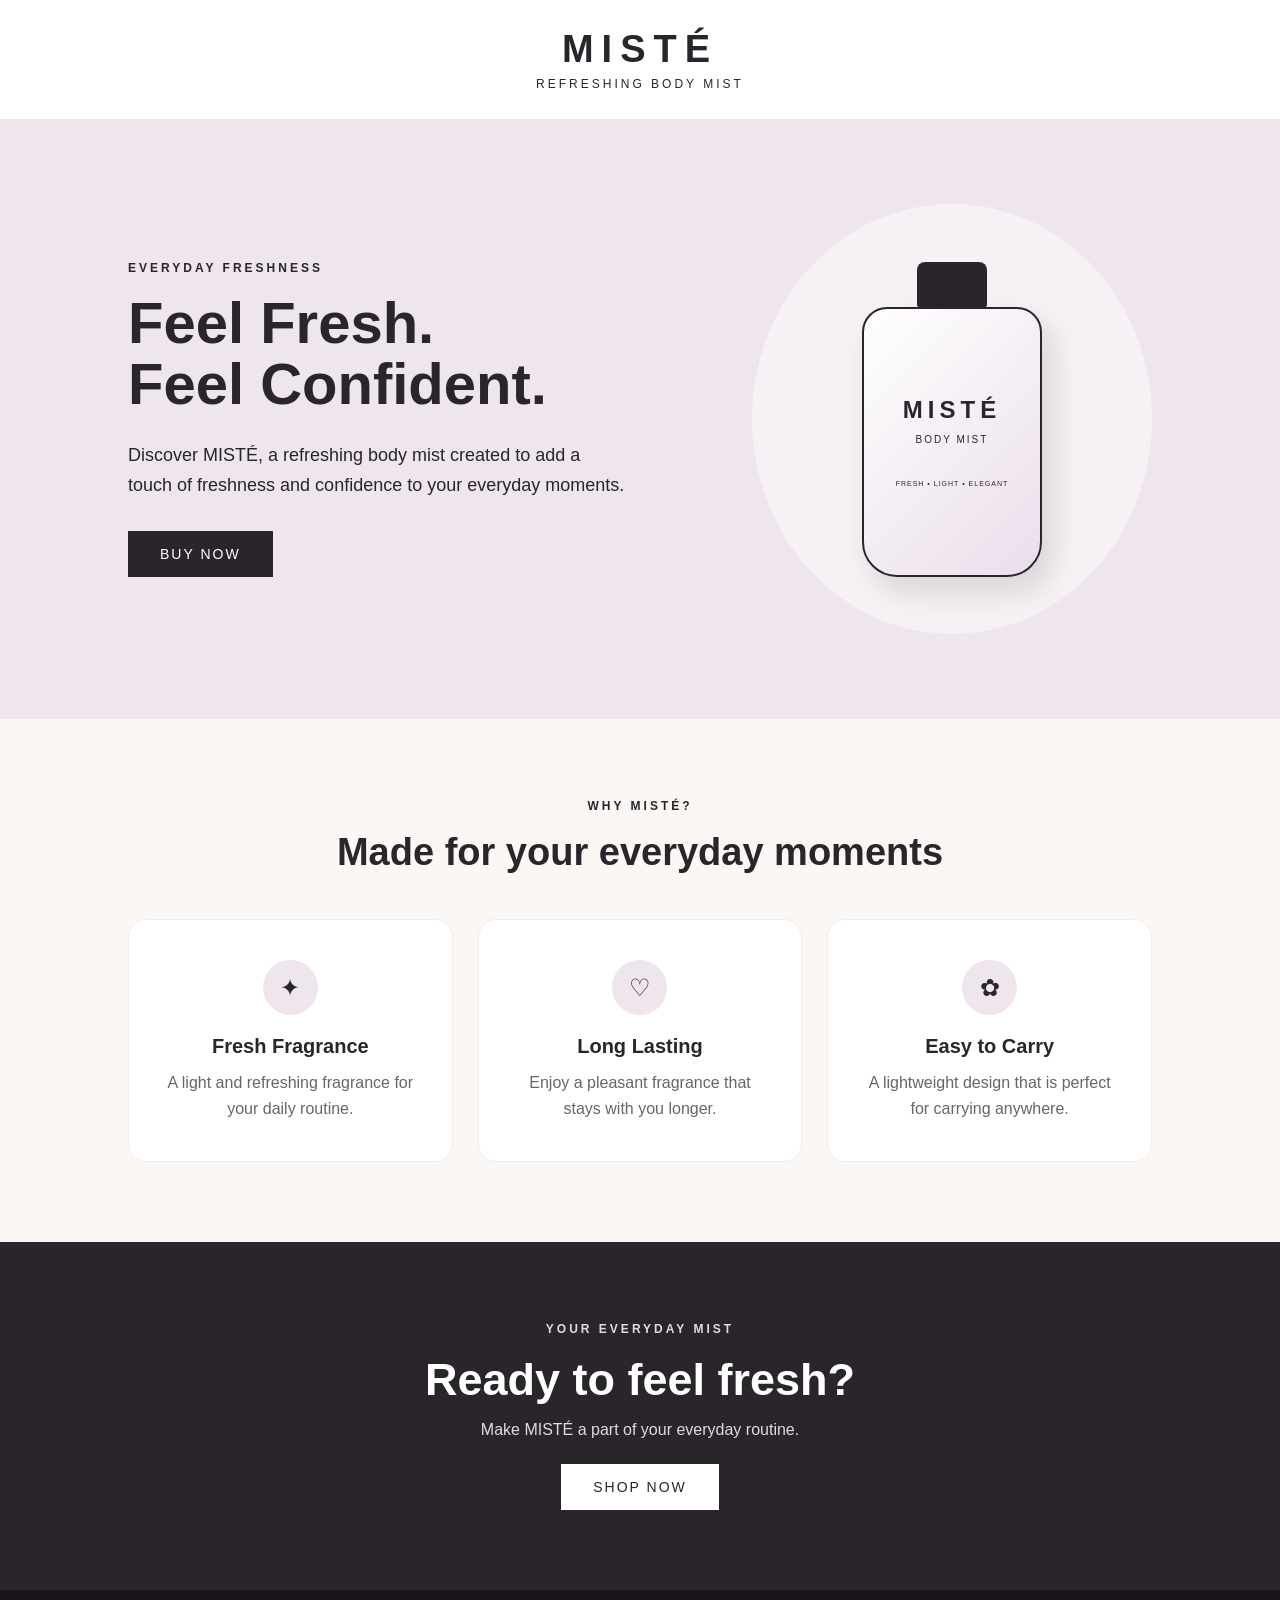
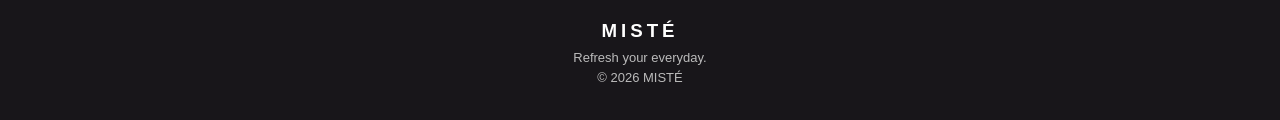
<file: index.html>
<!DOCTYPE html>
<html lang="en">
<head>
    <meta charset="UTF-8">
    <meta name="viewport" content="width=device-width, initial-scale=1.0">
    <title>MISTÉ | Body Mist</title>
    <link rel="stylesheet" href="style.css">
</head>

<body>

    <header>
        <h1>MISTÉ</h1>
        <p>REFRESHING BODY MIST</p>
    </header>

    <!-- Product Introduction -->
    <section class="hero">

        <div class="hero-text">
            <p class="small-title">EVERYDAY FRESHNESS</p>

            <h2>
                Feel Fresh.<br>
                Feel Confident.
            </h2>

            <p class="description">
                Discover MISTÉ, a refreshing body mist created
                to add a touch of freshness and confidence
                to your everyday moments.
            </p>

            <button>BUY NOW</button>
        </div>

        <div class="product-area">

            <div class="bottle">
                <div class="cap"></div>

                <div class="bottle-body">
                    <p>MISTÉ</p>
                    <span>BODY MIST</span>
                    <small>FRESH • LIGHT • ELEGANT</small>
                </div>
            </div>

        </div>

    </section>


    <!-- Features -->
    <section class="features">

        <p class="small-title">WHY MISTÉ?</p>

        <h2>Made for your everyday moments</h2>

        <div class="feature-container">

            <div class="feature">
                <div class="icon">✦</div>
                <h3>Fresh Fragrance</h3>
                <p>
                    A light and refreshing fragrance
                    for your daily routine.
                </p>
            </div>

            <div class="feature">
                <div class="icon">♡</div>
                <h3>Long Lasting</h3>
                <p>
                    Enjoy a pleasant fragrance
                    that stays with you longer.
                </p>
            </div>

            <div class="feature">
                <div class="icon">✿</div>
                <h3>Easy to Carry</h3>
                <p>
                    A lightweight design that is
                    perfect for carrying anywhere.
                </p>
            </div>

        </div>

    </section>


    <!-- Call To Action -->
    <section class="cta">

        <p class="small-title">YOUR EVERYDAY MIST</p>

        <h2>Ready to feel fresh?</h2>

        <p>
            Make MISTÉ a part of your everyday routine.
        </p>

        <button>SHOP NOW</button>

    </section>


    <footer>
        <h3>MISTÉ</h3>
        <p>Refresh your everyday.</p>
        <p>© 2026 MISTÉ</p>
    </footer>

</body>
</html>
</file>
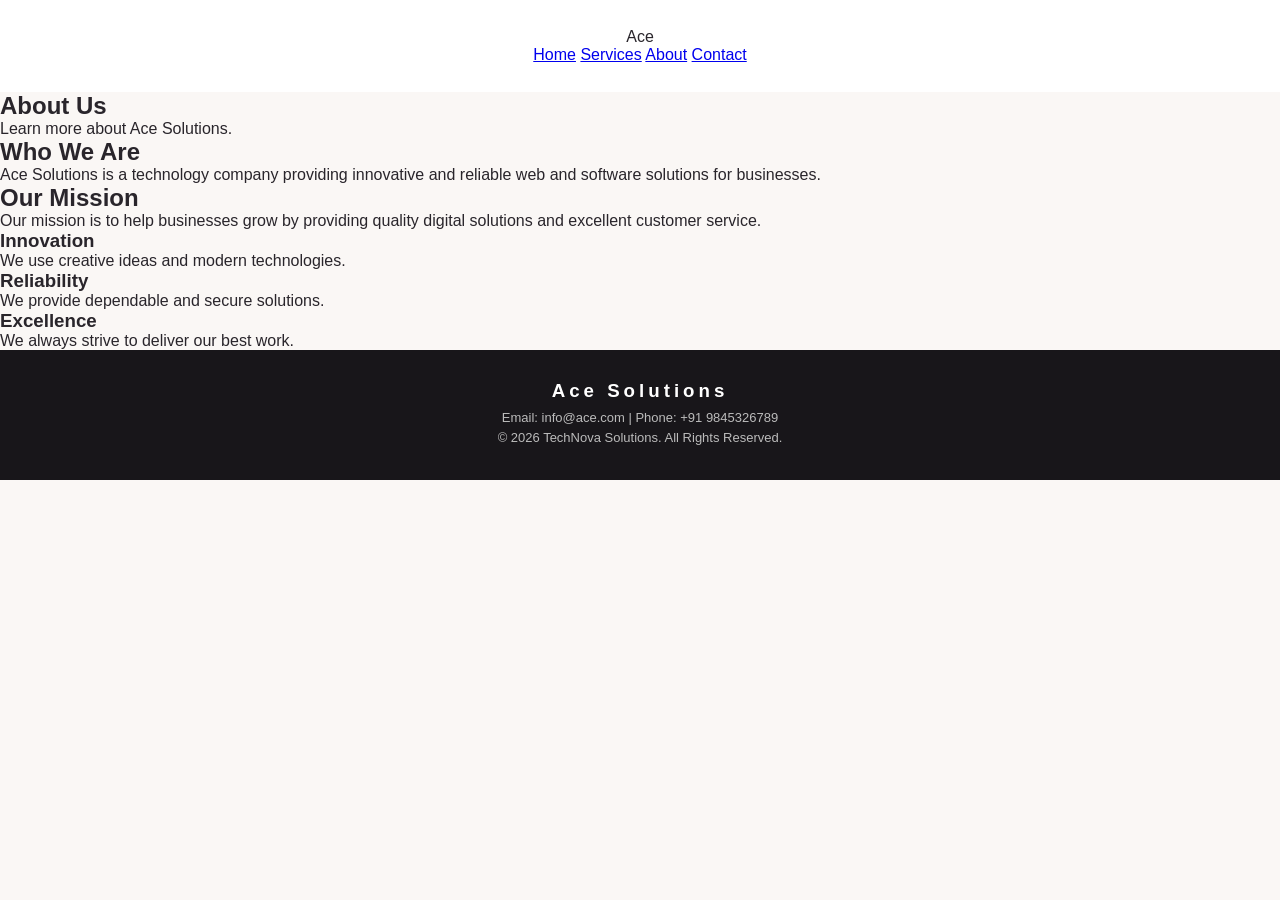
<file: about.html>
<!DOCTYPE html>
<html lang="en">
<head>
    <meta charset="UTF-8">
    <meta name="viewport" content="width=device-width, initial-scale=1.0">
    <title>TechNova - About</title>
    <link rel="stylesheet" href="style.css">
</head>
<body>

    <!-- Header -->
    <header>
        <div class="logo">Ace</div>
        <nav>
            <a href="index.html">Home</a>
            <a href="services.html">Services</a>
            <a href="about.html">About</a>
            <a href="contact.html">Contact</a>
        </nav>
    </header>

    <!-- About Content -->
    <section class="page-title">
        <h1>About Us</h1>
        <p>Learn more about Ace Solutions.</p>
    </section>

    <section class="content about-content">
        <h2>Who We Are</h2>
        <p>
            Ace Solutions is a technology company providing
            innovative and reliable web and software solutions
            for businesses.
        </p>

        <h2>Our Mission</h2>
        <p>
            Our mission is to help businesses grow by providing
            quality digital solutions and excellent customer service.
        </p>

        <div class="feature-grid">
            <div class="feature-card">
                <h3>Innovation</h3>
                <p>We use creative ideas and modern technologies.</p>
            </div>

            <div class="feature-card">
                <h3>Reliability</h3>
                <p>We provide dependable and secure solutions.</p>
            </div>

            <div class="feature-card">
                <h3>Excellence</h3>
                <p>We always strive to deliver our best work.</p>
            </div>
        </div>
    </section>

    <!-- Footer -->
    <footer>
        <h3>Ace Solutions</h3>
        <p>Email: info@ace.com | Phone: +91 9845326789</p>
        <p class="copyright">© 2026 TechNova Solutions. All Rights Reserved.</p>
    </footer>

</body>
</html>
</file>
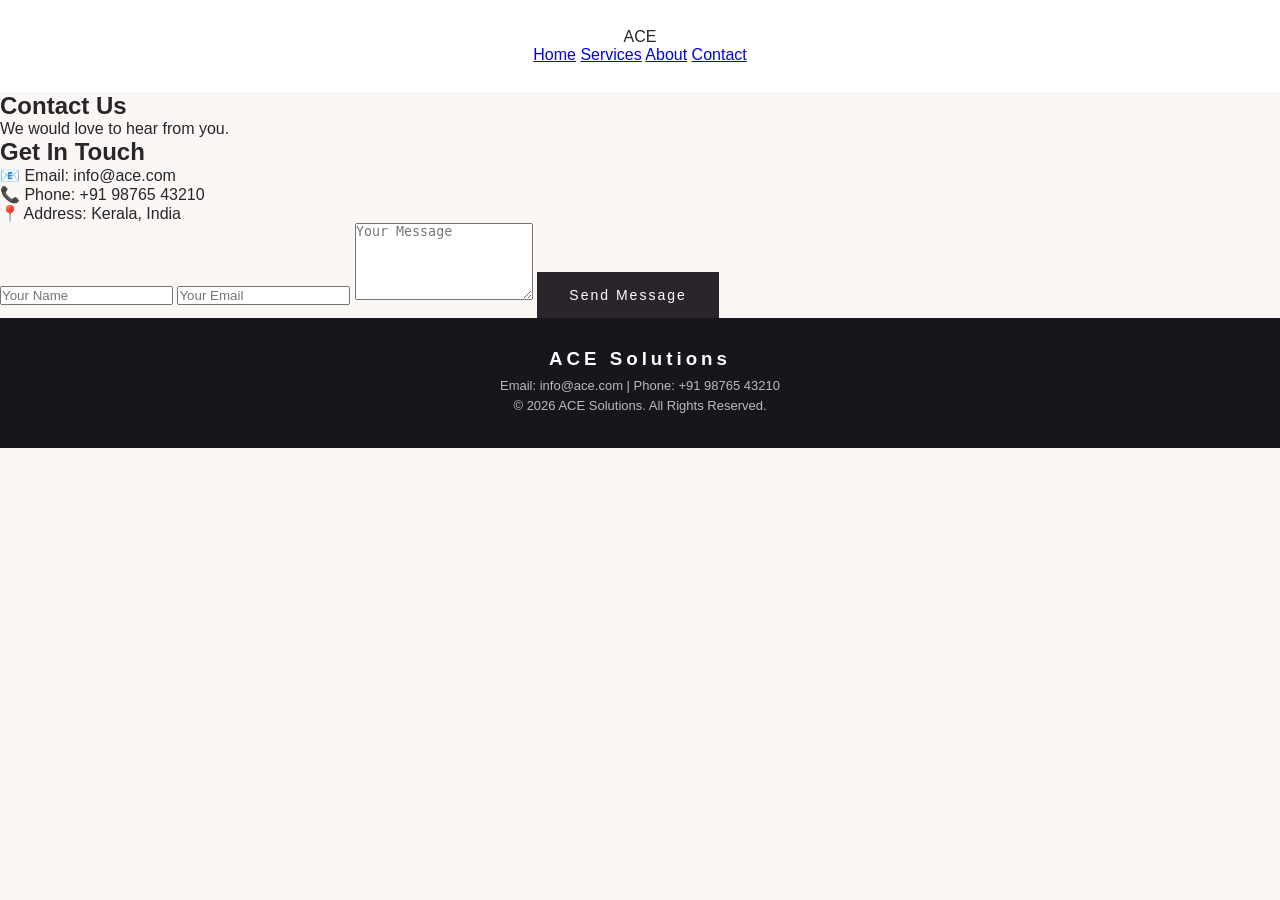
<file: contact.html>
<!DOCTYPE html>
<html lang="en">
<head>
    <meta charset="UTF-8">
    <meta name="viewport" content="width=device-width, initial-scale=1.0">
    <title>ACE - Contact</title>
    <link rel="stylesheet" href="style.css">
</head>
<body>

    <!-- Header -->
    <header>
        <div class="logo">ACE</div>

        <nav>
            <a href="index.html">Home</a>
            <a href="services.html">Services</a>
            <a href="about.html">About</a>
            <a href="contact.html">Contact</a>
        </nav>
    </header>

    <!-- Contact Page Title -->
    <section class="page-title">
        <h1>Contact Us</h1>
        <p>We would love to hear from you.</p>
    </section>

    <!-- Contact Section -->
    <section class="content contact-section">

        <div class="contact-info">
            <h2>Get In Touch</h2>
            <p>📧 Email: info@ace.com</p>
            <p>📞 Phone: +91 98765 43210</p>
            <p>📍 Address: Kerala, India</p>
        </div>

        <form>
            <input type="text" placeholder="Your Name" required>

            <input type="email" placeholder="Your Email" required>

            <textarea placeholder="Your Message" rows="5" required></textarea>

            <button type="submit">Send Message</button>
        </form>

    </section>

    <!-- Footer -->
    <footer>
        <h3>ACE Solutions</h3>
        <p>Email: info@ace.com | Phone: +91 98765 43210</p>

        <p class="copyright">
            © 2026 ACE Solutions. All Rights Reserved.
        </p>
    </footer>

</body>
</html>
</file>
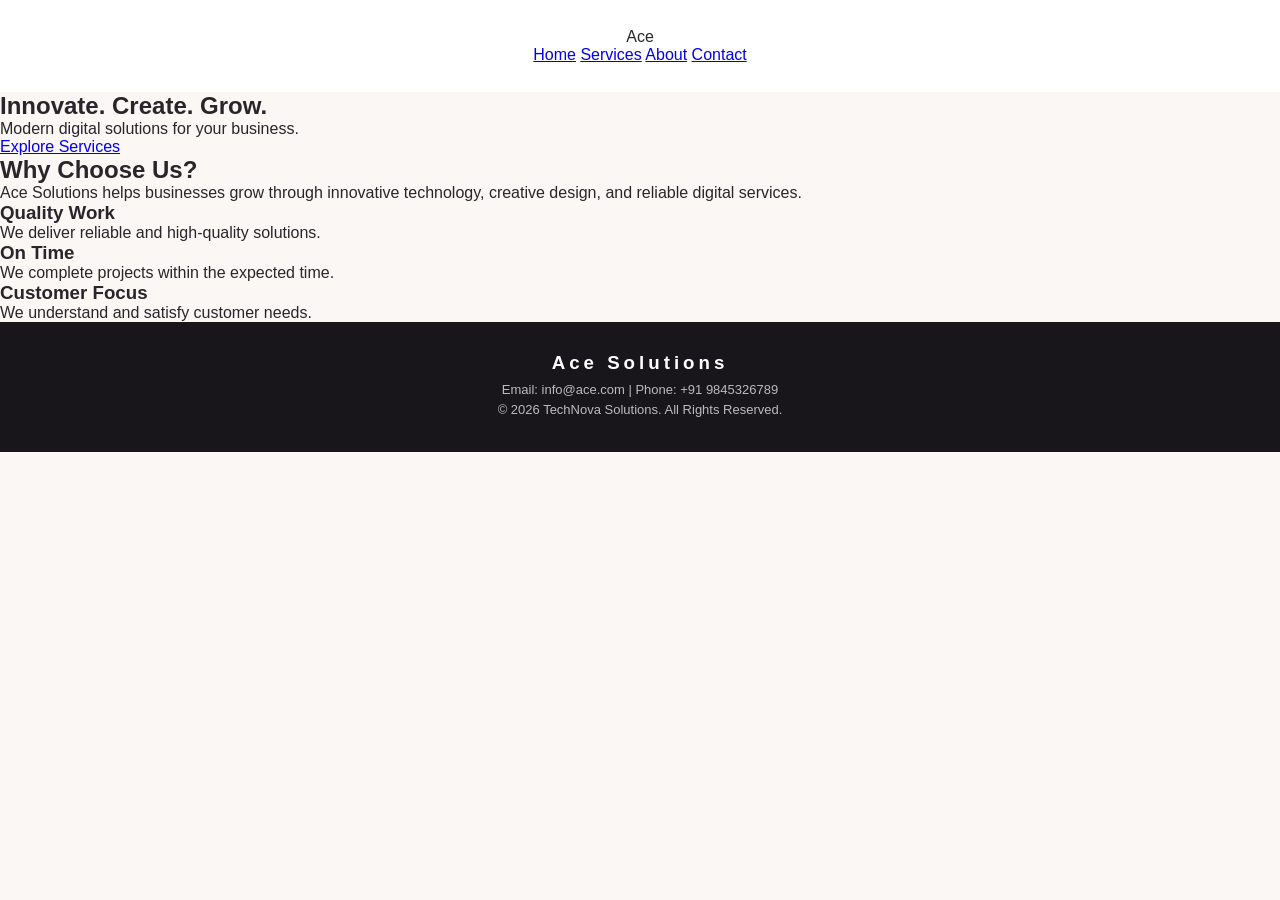
<file: homepage.html>
<!DOCTYPE html>
<html lang="en">
<head>
    <meta charset="UTF-8">
    <meta name="viewport" content="width=device-width, initial-scale=1.0">
    <title>Ace - Home</title>
    <link rel="stylesheet" href="style.css">
</head>
<body>

    <!-- Header -->
    <header>
        <div class="logo">Ace</div>
        <nav>
            <a href="index.html">Home</a>
            <a href="services.html">Services</a>
            <a href="about.html">About</a>
            <a href="contact.html">Contact</a>
        </nav>
    </header>

    <!-- Home Content -->
    <section class="page-hero">
        <div>
            <h1>Innovate. Create. Grow.</h1>
            <p>Modern digital solutions for your business.</p>
            <a href="services.html" class="btn">Explore Services</a>
        </div>
    </section>

    <section class="content">
        <h2>Why Choose Us?</h2>
        <p>
            Ace Solutions helps businesses grow through
            innovative technology, creative design, and reliable
            digital services.
        </p>

        <div class="feature-grid">
            <div class="feature-card">
                <h3>Quality Work</h3>
                <p>We deliver reliable and high-quality solutions.</p>
            </div>

            <div class="feature-card">
                <h3>On Time</h3>
                <p>We complete projects within the expected time.</p>
            </div>

            <div class="feature-card">
                <h3>Customer Focus</h3>
                <p>We understand and satisfy customer needs.</p>
            </div>
        </div>
    </section>

    <!-- Footer -->
    <footer>
        <h3>Ace Solutions</h3>
        <p>Email: info@ace.com | Phone: +91 9845326789 </p>
        <p class="copyright">© 2026 TechNova Solutions. All Rights Reserved.</p>
    </footer>

</body>
</html>
</file>
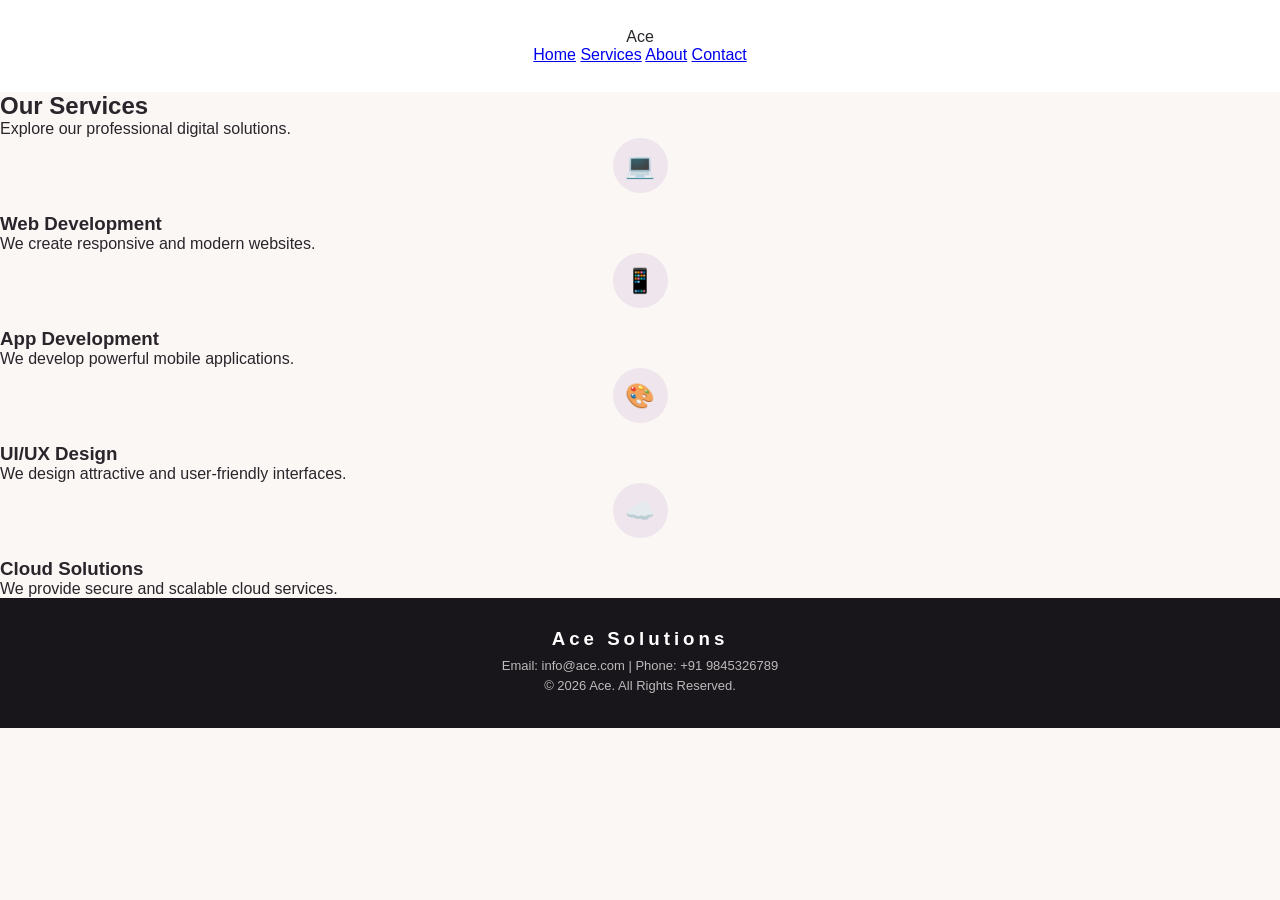
<file: services.html>
<!DOCTYPE html>
<html lang="en">
<head>
    <meta charset="UTF-8">
    <meta name="viewport" content="width=device-width, initial-scale=1.0">
    <title>Ace - Services</title>
    <link rel="stylesheet" href="style.css">
</head>
<body>

    <!-- Header -->
    <header>
        <div class="logo">Ace</div>
        <nav>
            <a href="index.html">Home</a>
            <a href="services.html">Services</a>
            <a href="about.html">About</a>
            <a href="contact.html">Contact</a>
        </nav>
    </header>

    <!-- Services Content -->
    <section class="page-title">
        <h1>Our Services</h1>
        <p>Explore our professional digital solutions.</p>
    </section>

    <section class="content">
        <div class="service-grid">

            <div class="service-card">
                <div class="icon">💻</div>
                <h3>Web Development</h3>
                <p>We create responsive and modern websites.</p>
            </div>

            <div class="service-card">
                <div class="icon">📱</div>
                <h3>App Development</h3>
                <p>We develop powerful mobile applications.</p>
            </div>

            <div class="service-card">
                <div class="icon">🎨</div>
                <h3>UI/UX Design</h3>
                <p>We design attractive and user-friendly interfaces.</p>
            </div>

            <div class="service-card">
                <div class="icon">☁️</div>
                <h3>Cloud Solutions</h3>
                <p>We provide secure and scalable cloud services.</p>
            </div>

        </div>
    </section>

    <!-- Footer -->
    <footer>
        <h3>Ace Solutions</h3>
        <p>Email: info@ace.com | Phone: +91 9845326789</p>
        <p class="copyright">© 2026 Ace. All Rights Reserved.</p>
    </footer>

</body>
</html>
</file>
<file: style.css>
* {
    margin: 0;
    padding: 0;
    box-sizing: border-box;
}

body {
    font-family: Arial, sans-serif;
    color: #29252b;
    background: #faf7f5;
}


/* HEADER */

header {
    text-align: center;
    padding: 28px 20px;
    background: #fff;
}

header h1 {
    font-size: 38px;
    letter-spacing: 8px;
    margin-bottom: 6px;
}

header p {
    font-size: 12px;
    letter-spacing: 3px;
}


/* HERO SECTION */

.hero {
    min-height: 600px;
    padding: 70px 10%;
    display: flex;
    justify-content: space-between;
    align-items: center;
    gap: 60px;

    background: #eee5ed;
}

.hero-text {
    max-width: 570px;
}

.small-title {
    font-size: 12px;
    letter-spacing: 3px;
    font-weight: bold;
    margin-bottom: 18px;
}

.hero h2 {
    font-size: 58px;
    line-height: 1.05;
    margin-bottom: 25px;
}

.description {
    font-size: 18px;
    line-height: 1.7;
    max-width: 500px;
    margin-bottom: 30px;
}


/* BUTTON */

button {
    border: none;
    padding: 15px 32px;
    background: #29252b;
    color: white;
    font-size: 14px;
    letter-spacing: 2px;
    cursor: pointer;
}

button:hover {
    background: #6d5b70;
}


/* PRODUCT BOTTLE */

.product-area {
    width: 400px;
    height: 430px;

    display: flex;
    justify-content: center;
    align-items: center;

    background: #f7f1f5;
    border-radius: 50%;
}

.bottle {
    position: relative;
    display: flex;
    flex-direction: column;
    align-items: center;
}


/* BOTTLE CAP */

.cap {
    width: 70px;
    height: 45px;

    background: #29252b;

    border-radius: 8px 8px 2px 2px;
}


/* BOTTLE BODY */

.bottle-body {
    width: 180px;
    height: 270px;

    background: linear-gradient(
        135deg,
        #ffffff,
        #eaddea
    );

    border: 2px solid #29252b;
    border-radius: 25px 25px 35px 35px;

    display: flex;
    flex-direction: column;
    justify-content: center;
    align-items: center;

    box-shadow: 10px 15px 30px rgba(0, 0, 0, 0.12);
}

.bottle-body p {
    font-size: 24px;
    font-weight: bold;
    letter-spacing: 5px;
}

.bottle-body span {
    font-size: 10px;
    letter-spacing: 2px;
    margin-top: 10px;
}

.bottle-body small {
    font-size: 7px;
    letter-spacing: 1px;
    margin-top: 35px;
}


/* FEATURES */

.features {
    padding: 80px 10%;
    text-align: center;
    background: #faf7f5;
}

.features > h2 {
    font-size: 38px;
    margin-bottom: 45px;
}

.feature-container {
    display: grid;
    grid-template-columns: repeat(3, 1fr);
    gap: 25px;
    max-width: 1050px;
    margin: auto;
}

.feature {
    padding: 40px 30px;
    background: white;

    border-radius: 18px;

    border: 1px solid #eee;

    transition: 0.3s;
}

.feature:hover {
    transform: translateY(-8px);
    box-shadow: 0 15px 30px rgba(0, 0, 0, 0.08);
}

.icon {
    width: 55px;
    height: 55px;

    margin: 0 auto 20px;

    display: flex;
    justify-content: center;
    align-items: center;

    border-radius: 50%;

    background: #eee5ed;

    font-size: 24px;
}

.feature h3 {
    margin-bottom: 12px;
    font-size: 20px;
}

.feature p {
    line-height: 1.6;
    color: #666;
}


/* CALL TO ACTION */

.cta {
    text-align: center;
    padding: 80px 20px;

    background: #29252b;
    color: white;
}

.cta .small-title {
    color: #ddd;
}

.cta h2 {
    font-size: 45px;
    margin-bottom: 15px;
}

.cta p:not(.small-title) {
    margin-bottom: 25px;
    color: #ddd;
}

.cta button {
    background: white;
    color: #29252b;
}

.cta button:hover {
    background: #eee5ed;
}


/* FOOTER */

footer {
    text-align: center;
    padding: 30px;
    background: #18161a;
    color: white;
}

footer h3 {
    letter-spacing: 4px;
    margin-bottom: 8px;
}

footer p {
    font-size: 13px;
    margin: 5px;
    color: #bbb;
}


/* MOBILE RESPONSIVE DESIGN */

@media (max-width: 600px) {

    header h1 {
        font-size: 32px;
    }

    .hero {
        flex-direction: column;
        text-align: center;
        padding: 55px 20px;
    }

    .hero h2 {
        font-size: 40px;
    }

    .description {
        font-size: 16px;
    }

    .product-area {
        width: 280px;
        height: 280px;
    }

    .bottle-body {
        width: 140px;
        height: 210px;
    }

    .bottle-body p {
        font-size: 20px;
    }

    .features {
        padding: 60px 20px;
    }

    .features > h2 {
        font-size: 30px;
    }

    .feature-container {
        grid-template-columns: 1fr;
    }

    .cta h2 {
        font-size: 35px;
    }
}
</file>
